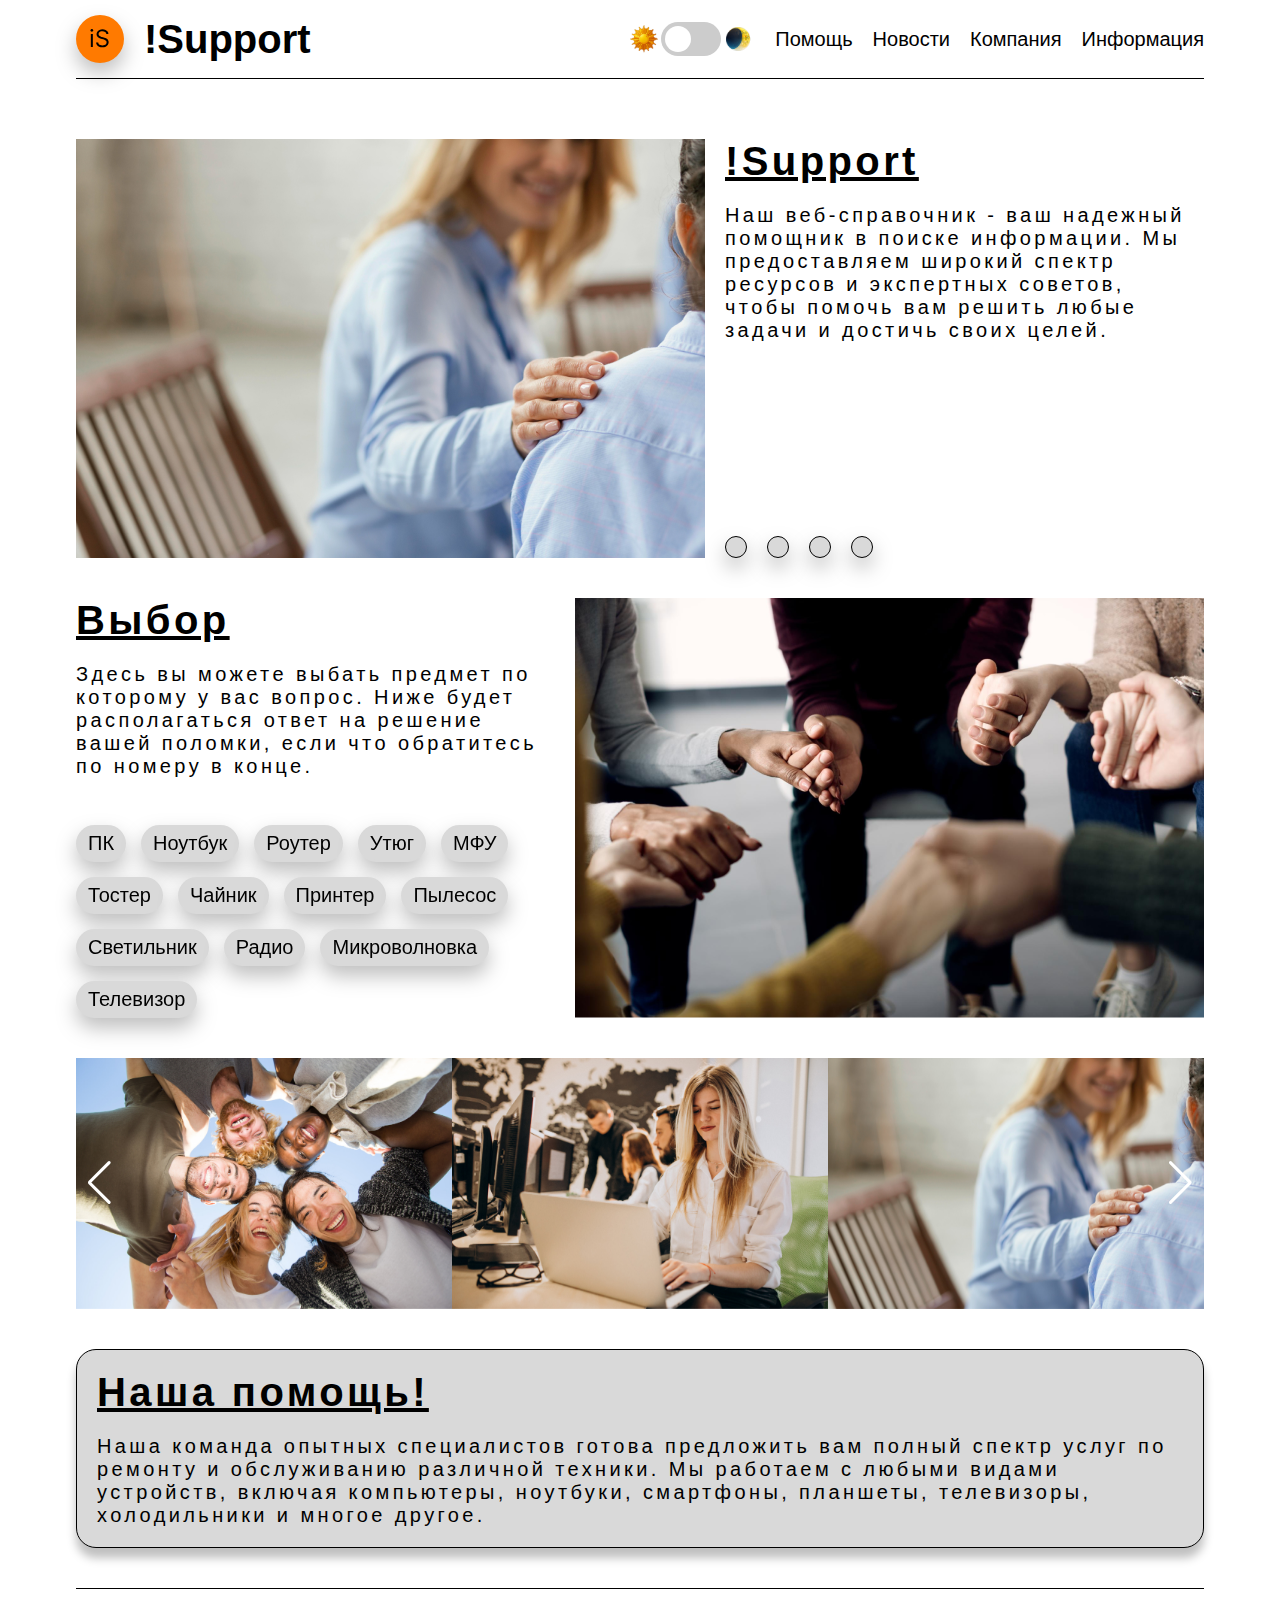
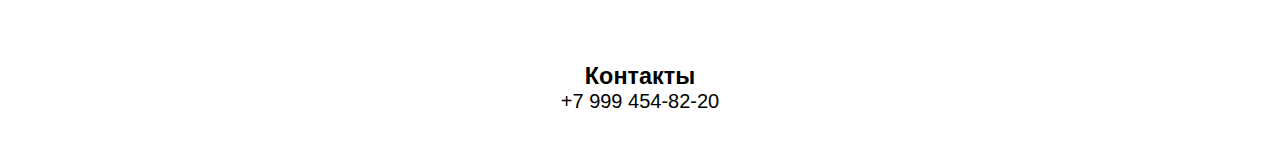
<file: index.html>
<!DOCTYPE html>
<html lang="en">

<head>
    <meta charset="UTF-8">
    <meta http-equiv="X-UA-Compatible" content="IE=edge">
    <meta name="viewport" content="width=device-width, initial-scale=1.0">
    <link rel="stylesheet" href="css/index.css">
    <link rel="icon" type="image/png" href="image/Group 1.svg">
    <link rel="stylesheet" href="https://cdnjs.cloudflare.com/ajax/libs/font-awesome/6.4.0/css/all.min.css"
        integrity="sha512-iecdLmaskl7CVkqkXNQ/ZH/XLlvWZOJyj7Yy7tcenmpD1ypASozpmT/E0iPtmFIB46ZmdtAc9eNBvH0H/ZpiBw=="
        crossorigin="anonymous" referrerpolicy="no-referrer" />
    <link rel="stylesheet" href="https://cdn.jsdelivr.net/npm/swiper@9/swiper-bundle.min.css" />
    <title>!Support</title>

</head>

<body class="light-theme">
    <header class="header">
        <nav>
            <div class="logo">
                <img src="image/Group 1.svg" alt="">
                <h1>!Support</h1>
            </div>
            <div>
                <ul class="links">
                    <li class="links-item">
                        <img src="image/sun.png" alt="">
                        <label class="switch">
                            <input type="checkbox">
                            <span class="slider round"></span>
                        </label>
                        <img src="image/moon.png" alt="">
                    </li>
                    <li class="links-item"><a href="#help">Помощь</a></li>
                    <li class="links-item"><a href="news.html">Новости</a></li>
                    <li class="links-item"><a href="company.html">Компания</a></li>
                    <li class="links-item"><a href="#info">Информация</a></li>
                </ul>
            </div>
        </nav>
    </header>
    <main>
        <section>
            <div class="container-2">
                <div class="img"><img src="image/close-up-blurry-people-in-therapy 1.png" alt=""></div>
                <div class="choice">
                    <div class="about">
                        <h1><u>!Support</u></h1>
                        <p>Наш веб-справочник - ваш надежный помощник в поиске информации. Мы предоставляем широкий
                            спектр
                            ресурсов и экспертных советов, чтобы помочь вам решить любые задачи и достичь своих целей.
                        </p>
                    </div>
                    <div class="icons">
                        <i class="fa fa-phone tooltip"><span class="tooltiptext">Можно позвонить (номер в конце
                                страницы)</span></i>
                        <i class="fa fa-paperclip tooltip"><span class="tooltiptext">Все услуги оказываемые физически
                                подкреплены документами</span></i>
                        <i class="fa fa-globe tooltip"><span class="tooltiptext">У нас большая сеть офисов</span></i>
                        <i class="fa fa-computer tooltip"><span class="tooltiptext">Готовы помочь с любой
                                техникой</span></i>
                    </div>
                </div>
            </div>
            <div id="help" class="container-2">
                <div class="choice">
                    <div class="choice-text">
                        <h1><u>Выбор</u></h1>
                        <p>Здесь вы можете выбать предмет по которому у вас вопрос. Ниже будет располагаться ответ на
                            решение вашей поломки, если что обратитесь по номеру в конце.</p>
                    </div>
                    <div class="tab">
                        <button class="tablinks" onclick="openHelp(event, 'PC')">ПК</button>
                        <button class="tablinks" onclick="openHelp(event, 'Notebook')">Ноутбук</button>
                        <button class="tablinks" onclick="openHelp(event, 'Router')">Роутер</button>
                        <button class="tablinks" onclick="openHelp(event, 'Utug')">Утюг</button>
                        <button class="tablinks" onclick="openHelp(event, 'MFU')">МФУ</button>
                        <button class="tablinks" onclick="openHelp(event, 'Toaster')">Тостер</button>
                        <button class="tablinks" onclick="openHelp(event, 'Teapod')">Чайник</button>
                        <button class="tablinks" onclick="openHelp(event, 'Printer')">Принтер</button>
                        <button class="tablinks" onclick="openHelp(event, 'Cleaner')">Пылесос</button>
                        <button class="tablinks" onclick="openHelp(event, 'Lighter')">Светильник</button>
                        <button class="tablinks" onclick="openHelp(event, 'Radio')">Радио</button>
                        <button class="tablinks" onclick="openHelp(event, 'Microwave')">Микроволновка</button>
                        <button class="tablinks" onclick="openHelp(event, 'TV')">Телевизор</button>
                    </div>

                </div>
                <div class="image">
                    <img src="image/closeup-of-group-of-people-holding-hands-during-psychotherapy-session 1.png" alt="">
                </div>
            </div>
        </section>
        <section class="help-wrapper">
            <div class="tabcontent" id="Notebook">
                <span style="float: right; cursor: pointer;" onclick="this.parentElement.style.display='none'">⮾</span>
                <h1><u>Ноутбук</u></h1>
                <p>Если ваш ноутбук не работает, то есть несколько причин, почему это может произойти. Вот несколько
                    решений, которые могут помочь:
                    <br>&nbsp;&nbsp;&nbsp;&nbsp;
                    Проверьте батарею. Возможно, причина кроется в севшей батарее. Подключите блок питания к сети и
                    попытайтесь зарядить ноутбук.
                    Проверьте блок питания. Если блок питания вышел из строя, то ноутбук не будет работать.
                    <br>&nbsp;&nbsp;&nbsp;&nbsp;
                    Если первые два пункта не помогли, то причина может быть только в самом ноутбуке.
                    <br>&nbsp;&nbsp;&nbsp;&nbsp;
                    Надеюсь, это поможет вам решить проблему с ноутбуком!
                </p>
            </div>
            <div class="tabcontent" id="Router">
                <span style="float: right; cursor: pointer;" onclick="this.parentElement.style.display='none'">⮾</span>
                <h1><u>Роутер</u></h1>
                <p>Если ваш роутер перестал работать, есть несколько вариантов решения проблемы:
                    <br>&nbsp;&nbsp;&nbsp;&nbsp;
                    Проверьте, включено ли питание кнопкой на корпусе.
                    <br>&nbsp;&nbsp;&nbsp;&nbsp;
                    Сделайте сброс настроек.
                    <br>&nbsp;&nbsp;&nbsp;&nbsp;
                    Если роутер вообще никак не реагирует, то не исключено, что сгорел только блок питания. Проверьте,
                    не горячий ли он. Можно попробовать подключить его через другой блок питания.
                    <br>&nbsp;&nbsp;&nbsp;&nbsp;
                    Ремонт маршрутизатора. Разумеется, придется отнести его в мастерскую.
                    <br>&nbsp;&nbsp;&nbsp;&nbsp;
                    Покупка нового маршрутизатора.
                    <br>&nbsp;&nbsp;&nbsp;&nbsp;
                    Надеюсь, это поможет вам решить проблему с роутером! Если у вас есть дополнительные вопросы или
                    проблемы, обратитесь к поддержке провайдера
                </p>
            </div>
            <div class="tabcontent" id="MFU">
                <span style="float: right; cursor: pointer;" onclick="this.parentElement.style.display='none'">⮾</span>
                <h1><u>МФУ</u></h1>
                <p>Если ваше МФУ не работает, то есть не печатает или не сканирует, то есть несколько действий, которые
                    можно выполнить. Вот некоторые из них:
                    <br>&nbsp;&nbsp;&nbsp;&nbsp;
                    Скачайте последнюю версию драйверов для вашего МФУ с официального сайта производителя, совместимых с
                    вашей операционной системой.
                    <br>&nbsp;&nbsp;&nbsp;&nbsp;
                    Отключите МФУ от ПК.
                    <br>&nbsp;&nbsp;&nbsp;&nbsp;
                    Зайдите во вкладку установленных принтеров и сканеров и удалите из неё все неиспользуемые устройства
                    и проблемный МФУ.
                    <br>&nbsp;&nbsp;&nbsp;&nbsp;
                    Перезагрузите компьютер.
                    <br>&nbsp;&nbsp;&nbsp;&nbsp;
                    Подключите USB кабель и дождитесь, когда ПК определит тип подключенного устройства 1.
                    Надеюсь, это поможет вам решить проблему с вашим МФУ!
                </p>
            </div>
            <div class="tabcontent" id="Toaster">
                <span style="float: right; cursor: pointer;" onclick="this.parentElement.style.display='none'">⮾</span>
                <h1><u>Тостер</u></h1>
                <p>Если ваш тостер не работает, то есть несколько действий, которые можно выполнить. Вот некоторые из
                    них:
                    <br>&nbsp;&nbsp;&nbsp;&nbsp;
                    Проверьте штекер подключения тостера к электросети или его предохранитель.
                    <br>&nbsp;&nbsp;&nbsp;&nbsp;
                    Отключите тостер от сети и дождитесь его остывания.
                    <br>&nbsp;&nbsp;&nbsp;&nbsp;
                    Вытяните и освободите поднос, предназначенный специально для сбора крошек.
                    <br>&nbsp;&nbsp;&nbsp;&nbsp;
                    Переверните тостер отсеками вниз и как следует потрясите.
                    <br>&nbsp;&nbsp;&nbsp;&nbsp;
                    Если эти действия не помогли решить проблему, то возможно, что ваш тостер нуждается в ремонте. В
                    этом случае вы можете обратиться в сервисный центр или попробовать починить его своими руками.
                    <br>&nbsp;&nbsp;&nbsp;&nbsp;
                    Надеюсь, это поможет вам решить проблему с вашим тостером!
                </p>
            </div>
            <div class="tabcontent" id="Teapod">
                <span style="float: right; cursor: pointer;" onclick="this.parentElement.style.display='none'">⮾</span>
                <h1><u>Чайник</u></h1>
                <p>Если ваш чайник не работает, то есть несколько вещей, которые вы можете проверить:
                    <br>&nbsp;&nbsp;&nbsp;&nbsp;
                    Сначала убедитесь,
                    что электрическая цепь не разорвалась. Затем проверьте состояние контактов.
                    <br>&nbsp;&nbsp;&nbsp;&nbsp;
                    Если контакты грязные
                    или окислены, их можно очистить с помощью наждачной бумаги. Если контакты оплавлены, их нужно
                    заменить.
                    <br>&nbsp;&nbsp;&nbsp;&nbsp;
                    Если ТЭН исправен, но чайник не греет, то следует проверить целостность других цепей.
                    Необходимо проверить, поступает ли напряжения с контактной части чайника к клеммам 1 и 2.
                    <br>&nbsp;&nbsp;&nbsp;&nbsp;
                    Надеюсь, это поможет вам решить проблему с вашим чайником!
                </p>
            </div>
            <div class="tabcontent" id="Cleaner">
                <span style="float: right; cursor: pointer;" onclick="this.parentElement.style.display='none'">⮾</span>
                <h1><u>Пылесос</u></h1>
                <p>Если пылесос не работает, то причиной может быть перегрев узлов и отдельных деталей механизма
                    аппарата. Возможно, забились мешок для мусора или фильтры пылесоса.
                    <br>&nbsp;&nbsp;&nbsp;&nbsp;
                    Если пылесос не включается, то причиной может быть вышедшая из строя розетка, поврежденный шнур или
                    неисправный мотор.
                    <br>&nbsp;&nbsp;&nbsp;&nbsp;
                    Если пылесос перегрелся и перестал работать, то его нужно отключить от сети и дать остыть.
                    <br>&nbsp;&nbsp;&nbsp;&nbsp;
                    Надеюсь, это поможет вам решить проблему с пылесосом!
                </p>
            </div>
            <div class="tabcontent" id="Lighter">
                <span style="float: right; cursor: pointer;" onclick="this.parentElement.style.display='none'">⮾</span>
                <h1><u>Светильник</u></h1>
                <p>Если светильник не работает, то есть не горит, то можно попробовать решить проблему самостоятельно.
                    Сначала нужно проверить наличие напряжения в сети и работоспособность батарейки (лучше сразу
                    заменить).
                    <br>&nbsp;&nbsp;&nbsp;&nbsp;
                    Если светильник не включается с пульта, то нужно проверить батарейки в пульте и наличие
                    напряжения в сети. Если светильник не реагирует на пульт, то нужно проверить наличие напряжения в
                    сети и батарейки в пульте.
                    <br>&nbsp;&nbsp;&nbsp;&nbsp;
                    Если перестала гореть часть ламп, то нужно заменить лампочки.
                    <br>&nbsp;&nbsp;&nbsp;&nbsp;
                    Если
                    лампочки загораются только при касании, то нужно проверить контакты и заменить лампочки.
                    <br>&nbsp;&nbsp;&nbsp;&nbsp;
                    Надеюсь, это поможет решить проблему со светильником!
                </p>
            </div>
            <div class="tabcontent" id="Microwave">
                <span style="float: right; cursor: pointer;" onclick="this.parentElement.style.display='none'">⮾</span>
                <h1><u>Микроволновка</u></h1>
                <p>Если микроволновка не греет, но работает, то есть не выполняет процесс или не реагирует на сигналы
                    управления, следует выполнить следующие действия:
                    <br>&nbsp;&nbsp;&nbsp;&nbsp;
                    Закрыть дверцу прибора. Микроволновое излучение может нанести вред здоровью человека, и защитные
                    механизмы устройства блокируют его работу. Если дверца закрыта — открыть и повторить закрытие.
                    <br>&nbsp;&nbsp;&nbsp;&nbsp;
                    Выключить блокировку запуска. Пункты меню «Управление» и «Блокировка запуска».
                    <br>&nbsp;&nbsp;&nbsp;&nbsp;
                    Проверить сетевую вилку и автомат УЗО. Кабель может быть отключен или поврежден, мог сработать
                    защитный автомат.
                    Если проблема не решена после выполнения этих действий, то рекомендуется обратиться к специалисту.

                    Надеюсь, это поможет вам решить проблему с микроволновкой!
                </p>
            </div>
            <div class="tabcontent" id="Radio">
                <span style="float: right; cursor: pointer;" onclick="this.parentElement.style.display='none'">⮾</span>
                <h1><u>Радио</u></h1>
                <p>Если радио не работает, то причин может быть несколько:
                    <br>&nbsp;&nbsp;&nbsp;&nbsp;
                    Отсутствие звука или отображения плеера. В этом случае следует проверить наличие подключения к
                    Интернету и настроек звука на компьютере.
                    <br>&nbsp;&nbsp;&nbsp;&nbsp;
                    Звук прерывается. Это может быть связано с низкой скоростью Интернет-соединения или с
                    перегруженностью сервера радиостанции.
                    <br>&nbsp;&nbsp;&nbsp;&nbsp;
                    Не удается слушать радио на планшете. В этом случае следует проверить наличие подключения к
                    Интернету и настроек звука на устройстве.
                    <br>&nbsp;&nbsp;&nbsp;&nbsp;
                    Если проблема не решена после выполнения этих действий, то рекомендуется обратиться к специалисту.
                    <br>&nbsp;&nbsp;&nbsp;&nbsp;
                    Надеюсь, это поможет вам решить проблему с радио!
                </p>
            </div>
            <div class="tabcontent" id="TV">
                <span style="float: right; cursor: pointer;" onclick="this.parentElement.style.display='none'">⮾</span>
                <h1><u>Телевизор</u></h1>
                <p>Если телевизор не работает, причин может быть много. Некоторые из них могут быть простыми и
                    исправимыми самостоятельно, например, проблемы с розеткой или кабелем питания, неисправный пульт или
                    разрядившиеся батарейки.
                    <br>&nbsp;&nbsp;&nbsp;&nbsp;
                    Если телевизор не включается, то первым делом стоит проверить пульт управления. Самая простая
                    причина, когда телевизор не реагирует на пульт - батарейки. Попробуйте заменить их и проверьте пульт
                    снова. Если это не помогло, то может быть проблема с платой управления или блоком питания. В этом
                    случае лучше обратиться к специалисту.
                    <br>&nbsp;&nbsp;&nbsp;&nbsp;
                    Надеюсь, эта информация поможет вам решить проблему с телевизором!
                </p>
            </div>
            <div id="PC" class="tabcontent">
                <span style="float: right; cursor: pointer;" onclick="this.parentElement.style.display='none'">⮾</span>
                <h1><u>ПК</u></h1>
                <p>Если ваш компьютер не работает, то есть не включается или не запускается, то есть не загружается
                    операционная система, то вам нужно проверить следующее:
                    <br>&nbsp;&nbsp;&nbsp;&nbsp;
                    Проверьте электропитание системного блока и монитора.
                    <br>&nbsp;&nbsp;&nbsp;&nbsp;
                    Убедитесь, что розетка работает и кабели
                    подключены правильно.
                    <br>&nbsp;&nbsp;&nbsp;&nbsp;
                    Проверьте процессор и жесткий диск.
                    <br>&nbsp;&nbsp;&nbsp;&nbsp;
                    Проведите полную чистку компьютера.
                    <br>&nbsp;&nbsp;&nbsp;&nbsp;
                    Замените блок питания.
                    <br>&nbsp;&nbsp;&nbsp;&nbsp;
                    Замените оперативную память (либо почистите её контакты).
                    <br>&nbsp;&nbsp;&nbsp;&nbsp;
                    Переустановите операционную систему.
                    <br>&nbsp;&nbsp;&nbsp;&nbsp;
                    Надеюсь, это поможет вам решить проблему с вашим компьютером!
                </p>
            </div>
            <div id="Printer" class="tabcontent">
                <span style="float: right; cursor: pointer;" onclick="this.parentElement.style.display='none'">⮾</span>
                <h1><u>Принтер</u></h1>
                <p>Если ваш принтер не печатает, то вам следует выполнить следующие шаги:
                    <br>&nbsp;&nbsp;&nbsp;&nbsp;
                    1. Проверьте подключение принтера к компьютеру или сети. Убедитесь, что все кабели подключены к
                    соответствующим портам и что принтер включен.
                    <br>&nbsp;&nbsp;&nbsp;&nbsp;
                    2. Проверьте состояние картриджей. Если они пусты или близки к концу, замените их.
                    <br>&nbsp;&nbsp;&nbsp;&nbsp;
                    3. Проверьте настройки принтера. Убедитесь, что принтер выбран в качестве устройства по умолчанию и
                    что он настроен на печать.
                    <br>&nbsp;&nbsp;&nbsp;&nbsp;
                    4. Перезагрузите принтер и компьютер. Иногда это может помочь решить проблему.
                    <br>&nbsp;&nbsp;&nbsp;&nbsp;
                    5. Если ничего из вышеперечисленного не помогло, то попробуйте переустановить драйверы принтера.
                    Скачайте последнюю версию драйверов с сайта производителя и установите их на компьютер.
                    <br>&nbsp;&nbsp;&nbsp;&nbsp;
                    Если после выполнения всех этих шагов принтер все еще не печатает, то возможно, что устройство
                    нуждается в ремонте или замене.
                </p>
            </div>
            <div id="Utug" class="tabcontent">
                <span style="float: right; cursor: pointer;" onclick="this.parentElement.style.display='none'">⮾</span>
                <h1><u>Утюг</u></h1>
                <p>Если ваш утюг не работает, то есть не греется или не включается, то причина может быть в нескольких
                    вещах. Вот некоторые из них:
                    <br>&nbsp;&nbsp;&nbsp;&nbsp;
                    Повреждение сетевого шнура. Убедитесь, что утюг подключен к розетке и проверьте провод на наличие
                    нарушения или обрыва.
                    <br>&nbsp;&nbsp;&nbsp;&nbsp;
                    Если напряжение в розетке присутствует и утюг включается, но нет нагрева, причина может быть в том,
                    что провод переламывается и ослабляются контакты с нагревательным элементом.
                    <br>&nbsp;&nbsp;&nbsp;&nbsp;
                    Поломка терморегулятора.
                    <br>&nbsp;&nbsp;&nbsp;&nbsp;
                    Неисправность термопредохранителя.
                    <br>&nbsp;&nbsp;&nbsp;&nbsp;
                    Надеюсь, это поможет вам решить проблему с вашим утюгом!
                </p>
            </div>
        </section>
        <section>
            <!-- Slider main container -->
            <div class="swiper">
                <!-- Additional required wrapper -->
                <div class="swiper-wrapper">
                    <!-- Slides -->
                    <div class="swiper-slide"><img src="image/happy-friendship.jpg" alt=""></div>
                    <div class="swiper-slide"><img src="image/workers-at-an-it-company-working-on-a-computer.jpg"
                            alt=""></div>
                    <div class="swiper-slide"><img src="image/close-up-blurry-people-in-therapy 1.png" alt=""></div>
                    <div class="swiper-slide"><img src="image/service-maintenance-worker-repairing.jpg" alt=""></div>
                    <div class="swiper-slide"><img src="image/side-view-worker-using-printer.jpg" alt=""></div>
                    <div class="swiper-slide"><img src="image/group-people-working-out-business-plan-office.jpg" alt="">
                    </div>
                </div>

                <!-- If we need navigation buttons -->
                <div class="swiper-button-prev"></div>
                <div class="swiper-button-next"></div>

            </div>
        </section>
        <section id="company" class="ourhelp">
            <div>
                <h1><u>Наша помощь!</u></h1>
                <p>Наша команда опытных специалистов готова предложить вам полный спектр услуг по ремонту и обслуживанию
                    различной техники. Мы работаем с любыми видами устройств, включая компьютеры, ноутбуки, смартфоны,
                    планшеты, телевизоры, холодильники и многое другое.</p>
            </div>
        </section>
    </main>
    <footer id="info">
        <div class="footer-item">
            <a href="#">
                <i class="fa-brands fa-youtube"></i>
            </a>
            <a href="#">
                <i class="fa-brands fa-whatsapp"></i>
            </a>
            <a href="#">
                <i class="fa-brands fa-telegram"></i>
            </a>
            <a href="#">
                <i class="fa-brands fa-vk"></i>
            </a>
        </div>
        <div class="footer-item">
            <h3>Контакты</h3>
            <p>+7 999 454-82-20</p>
        </div>
    </footer>
    <script src="https://cdnjs.cloudflare.com/ajax/libs/jquery/3.7.0/jquery.min.js"
        integrity="sha512-3gJwYpMe3QewGELv8k/BX9vcqhryRdzRMxVfq6ngyWXwo03GFEzjsUm8Q7RZcHPHksttq7/GFoxjCVUjkjvPdw=="
        crossorigin="anonymous" referrerpolicy="no-referrer"></script>
    <script src="https://cdn.jsdelivr.net/npm/swiper@9/swiper-bundle.min.js"></script>
    <script src="js/index.js"></script>
</body>

</html>
</file>
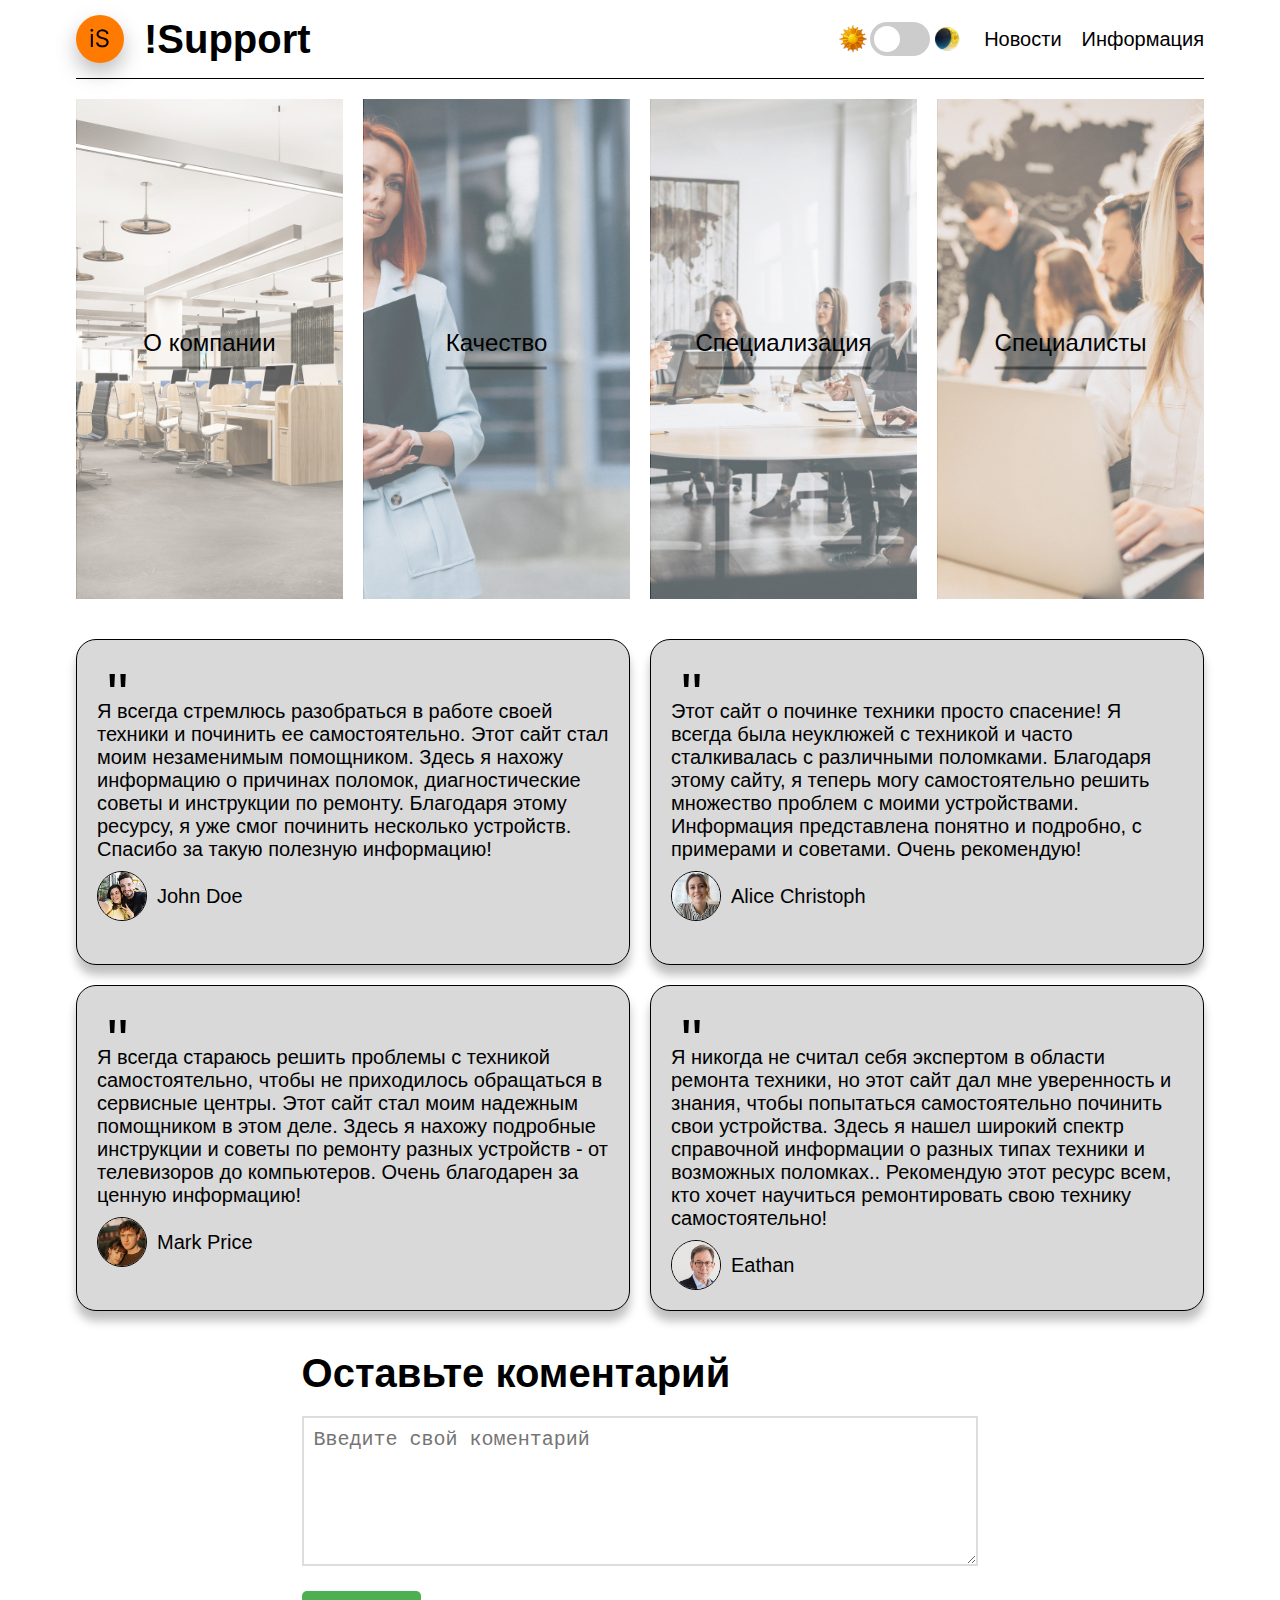
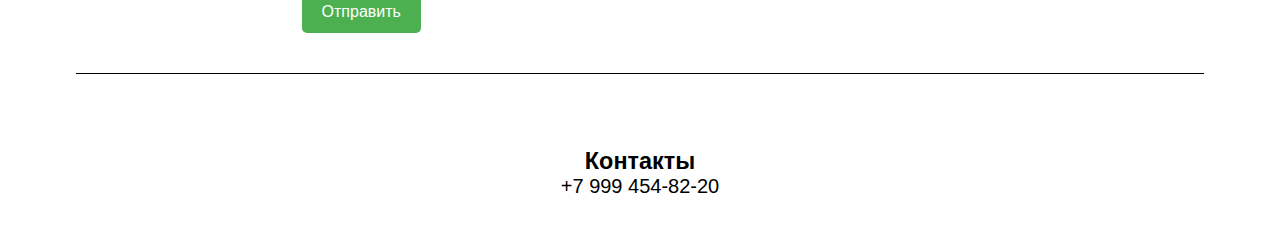
<file: company.html>
<!DOCTYPE html>
<html lang="en">

<head>
    <meta charset="UTF-8">
    <meta http-equiv="X-UA-Compatible" content="IE=edge">
    <meta name="viewport" content="width=device-width, initial-scale=1.0">
    <link rel="stylesheet" href="css/index.css">
    <link rel="icon" type="image/png" href="image/Group 1.svg">
    <link rel="stylesheet" href="https://cdnjs.cloudflare.com/ajax/libs/font-awesome/6.4.0/css/all.min.css"
        integrity="sha512-iecdLmaskl7CVkqkXNQ/ZH/XLlvWZOJyj7Yy7tcenmpD1ypASozpmT/E0iPtmFIB46ZmdtAc9eNBvH0H/ZpiBw=="
        crossorigin="anonymous" referrerpolicy="no-referrer" />
    <link rel="stylesheet" href="https://cdn.jsdelivr.net/npm/swiper@9/swiper-bundle.min.css" />
    <title>!Support</title>
</head>

<body class="light-theme">
    <header class="header">
        <nav>
            <a href="index.html">
                <div class="logo">
                    <img src="image/Group 1.svg" alt="">
                    <h1>!Support</h1>
                </div>
            </a>
            <div>
                <ul class="links">
                    <li class="links-item">
                        <img src="image/sun.png" alt="">
                        <label class="switch">
                            <input type="checkbox">
                            <span class="slider round"></span>
                        </label>
                        <img src="image/moon.png" alt="">
                    </li>
                    <li class="links-item"><a href="news.html">Новости</a></li>
                    <li class="links-item"><a href="#info">Информация</a></li>
                </ul>
            </div>
        </nav>
    </header>
    <main>
        <section>
            <div class="company">
                <div class="container-img">
                    <img src="image/3d-rendering-business-meeting-and-working-room-on-office-building.jpg" alt="Avatar"
                        class="image">
                    <div class="overlay-name">
                        <div class="overlay-name-text">О компании</div>
                    </div>
                    <div class="overlay">
                        <div class="text">Компания &laquo;!Support&raquo; является одним из лидеров на рынке
                            технологических решений и
                            имеет огромный офис в центре города.</div>
                    </div>
                </div>
                <div class="container-img">
                    <img src="image/business-woman-holding-folder-by-the-office-center.jpg" alt="Avatar" class="image">
                    <div class="overlay-name">
                        <div class="overlay-name-text">Качество</div>
                    </div>
                    <div class="overlay">
                        <div class="text">Мы гарантируем, что наши цены будут конкурентоспособными и доступными. Мы
                            ценим наших клиентов и стремимся обеспечить им наилучшее качество обслуживания.</div>
                    </div>

                </div>
                <div class="container-img">
                    <img src="image/group-people-working-out-business-plan-office.jpg" alt="Avatar" class="image">
                    <div class="overlay-name">
                        <div class="overlay-name-text">Специализация</div>
                    </div>
                    <div class="overlay">
                        <div class="text">Компания, помогает в починке электроники, является специализированным
                            сервисным центром, который предоставляет услуги по ремонту и обслуживанию различных
                            устройств</div>
                    </div>
                </div>
                <div class="container-img">
                    <img src="image/workers-at-an-it-company-working-on-a-computer.jpg" alt="Avatar" class="image">
                    <div class="overlay-name">
                        <div class="overlay-name-text">Специалисты</div>
                    </div>
                    <div class="overlay">
                        <div class="text">&laquo;!Support&raquo; имеет штат
                            высококвалифицированных операторов. Которые обладают специальными навыками и компетенциями.
                        </div>
                    </div>
                </div>
            </div>
            </div>
        </section>

        <section class="comments">
            <div class="comment">
                <div class="comment-head">"</div>
                <div class="comment-body">Я всегда стремлюсь разобраться в работе своей техники и починить ее
                    самостоятельно. Этот сайт стал моим незаменимым помощником. Здесь я нахожу информацию о причинах
                    поломок, диагностические советы и инструкции по ремонту. Благодаря этому ресурсу, я уже смог
                    починить несколько устройств. Спасибо за такую полезную информацию!</div>
                <div class="comment-footer">
                    <div class="user-img"><img src="image/rgiorwfowkfkfm.jpeg" alt=""></div>
                    <div class="user-name">John Doe</div>
                </div>
            </div>
            <div class="comment">
                <div class="comment-head">"</div>
                <div class="comment-body">Этот сайт о починке техники просто спасение! Я всегда была неуклюжей с
                    техникой и часто сталкивалась с различными поломками. Благодаря этому сайту, я теперь могу
                    самостоятельно решить множество проблем с моими устройствами. Информация представлена понятно и
                    подробно, с примерами и советами. Очень рекомендую!</div>
                <div class="comment-footer">
                    <div class="user-img"><img src="image/1000s.webp" alt=""></div>
                    <div class="user-name">Alice Christoph</div>
                </div>
            </div>
            <div class="comment">
                <div class="comment-head">"</div>
                <div class="comment-body">Я всегда стараюсь решить проблемы с техникой самостоятельно, чтобы не
                    приходилось обращаться в сервисные центры. Этот сайт стал моим надежным помощником в этом деле.
                    Здесь я нахожу подробные инструкции и советы по ремонту разных устройств - от телевизоров до
                    компьютеров. Очень благодарен за ценную информацию!</div>
                <div class="comment-footer">
                    <div class="user-img"><img src="image/kinopoisk.ru-Normal-People-3508370.webp" alt=""></div>
                    <div class="user-name">Mark Price</div>
                </div>
            </div>
            <div class="comment">
                <div class="comment-head">"</div>
                <div class="comment-body">Я никогда не считал себя экспертом в области ремонта техники, но этот сайт дал
                    мне уверенность и знания, чтобы попытаться самостоятельно починить свои устройства. Здесь я нашел
                    широкий спектр справочной информации о разных типах техники и возможных поломках.. Рекомендую этот
                    ресурс всем, кто хочет
                    научиться ремонтировать свою технику самостоятельно!</div>
                <div class="comment-footer">
                    <div class="user-img"><img src="image/755039177971965.jpg" alt=""></div>
                    <div class="user-name">Eathan </div>
                </div>
            </div>
        </section>
        <div class="add-comment">
            <h1>Оставьте коментарий</h1>
            <form>
                <textarea id="comment" name="comment" placeholder="Введите свой коментарий" rows="4"
                    cols="50"></textarea>
                <button type="submit">Отправить</button>
            </form>
        </div>
    </main>
    <footer id="info">
        <div class="footer-item">
            <a href="#">
                <i class="fa-brands fa-youtube"></i>
            </a>
            <a href="#">
                <i class="fa-brands fa-whatsapp"></i>
            </a>
            <a href="#">
                <i class="fa-brands fa-telegram"></i>
            </a>
            <a href="#">
                <i class="fa-brands fa-vk"></i>
            </a>
        </div>
        <div class="footer-item">
            <h3>Контакты</h3>
            <p>+7 999 454-82-20</p>
        </div>
    </footer>
    <script src="https://cdnjs.cloudflare.com/ajax/libs/jquery/3.7.0/jquery.min.js"
        integrity="sha512-3gJwYpMe3QewGELv8k/BX9vcqhryRdzRMxVfq6ngyWXwo03GFEzjsUm8Q7RZcHPHksttq7/GFoxjCVUjkjvPdw=="
        crossorigin="anonymous" referrerpolicy="no-referrer"></script>
    <script src="https://cdn.jsdelivr.net/npm/swiper@9/swiper-bundle.min.js"></script>
    <script src="js/index.js"></script>
</body>

</html>
</file>
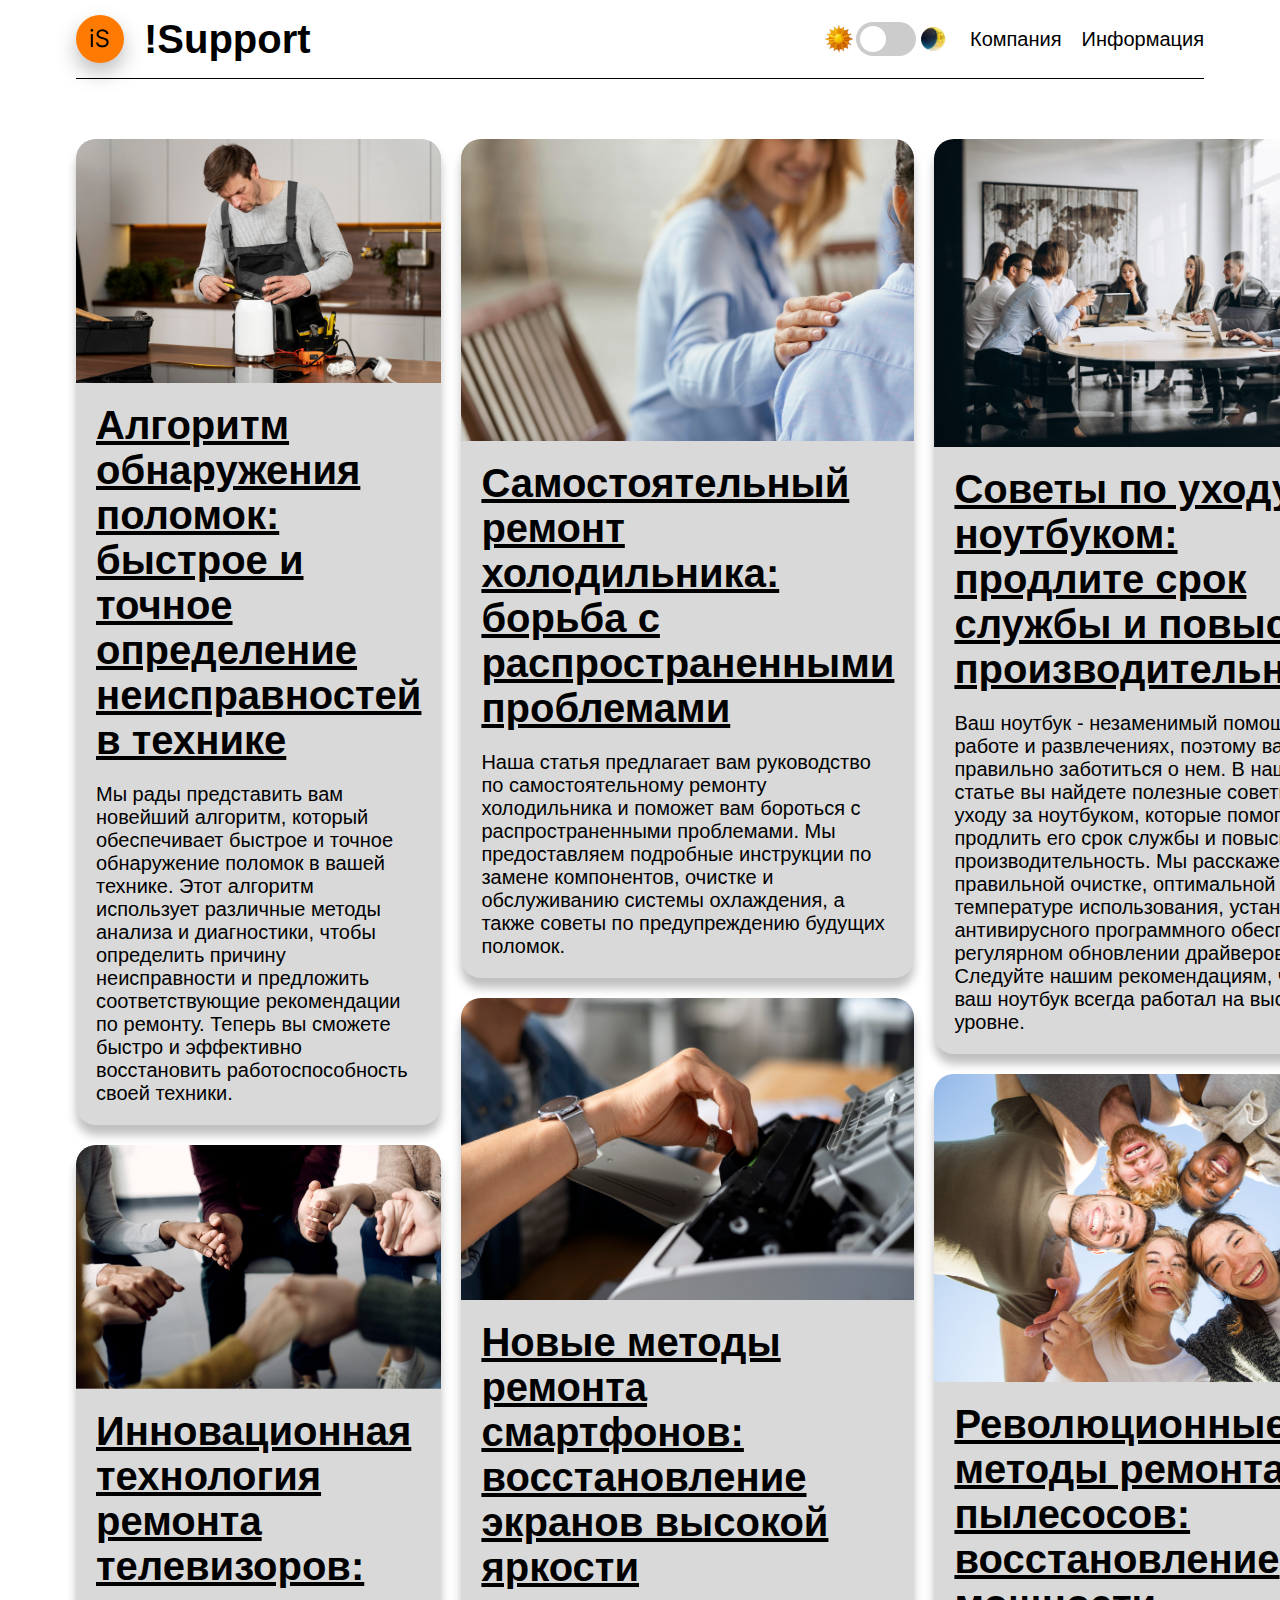
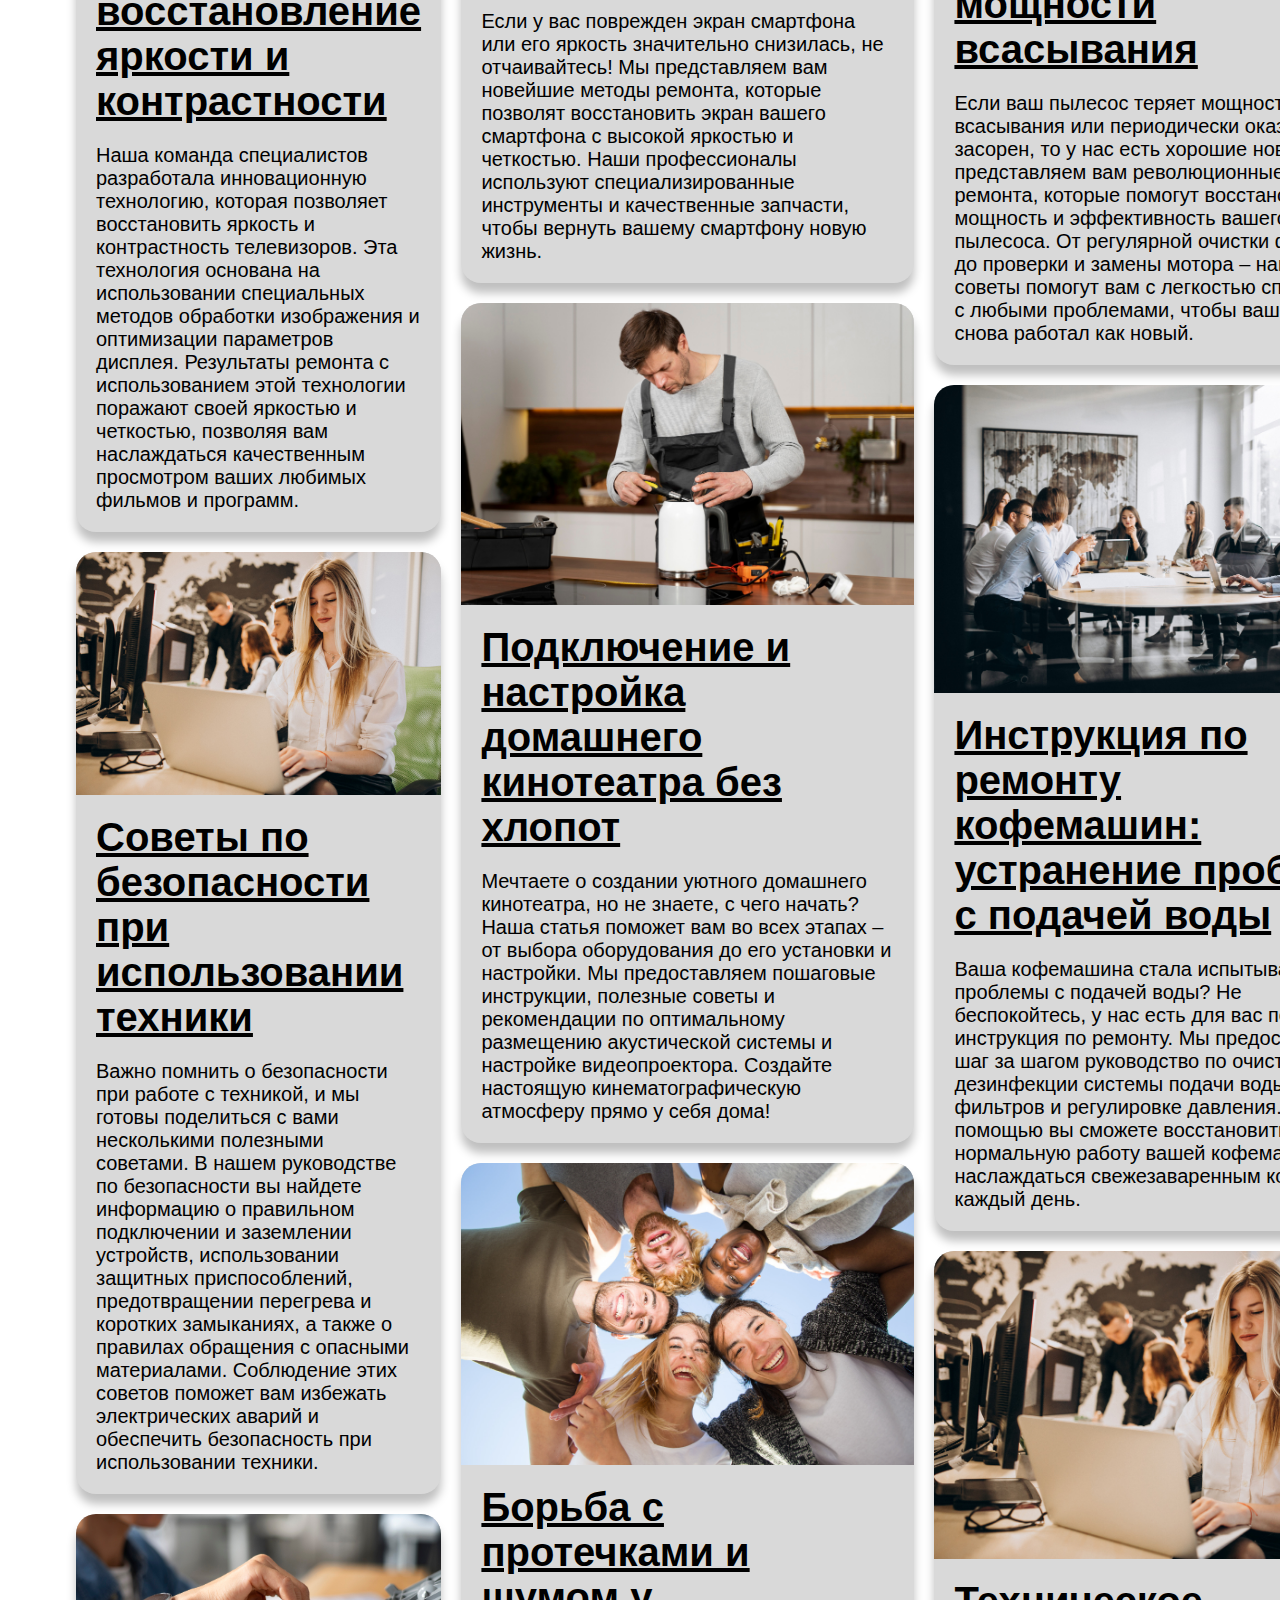
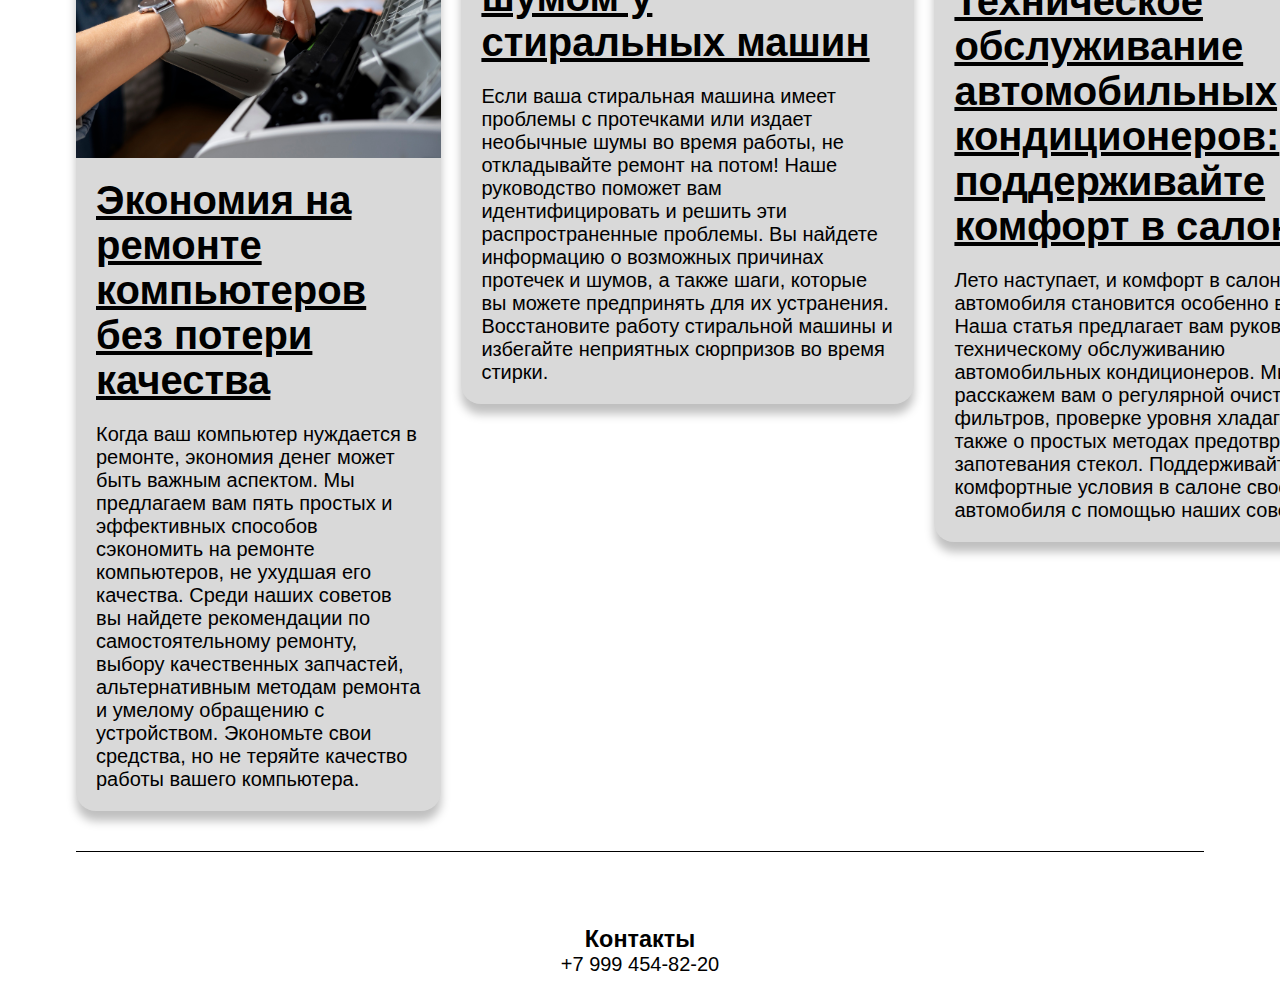
<file: news.html>
<!DOCTYPE html>
<html lang="en">

<head>
    <meta charset="UTF-8">
    <meta http-equiv="X-UA-Compatible" content="IE=edge">
    <meta name="viewport" content="width=device-width, initial-scale=1.0">
    <link rel="stylesheet" href="css/index.css">
    <link rel="icon" type="image/png" href="image/Group 1.svg">
    <link rel="stylesheet" href="https://cdnjs.cloudflare.com/ajax/libs/font-awesome/6.4.0/css/all.min.css"
        integrity="sha512-iecdLmaskl7CVkqkXNQ/ZH/XLlvWZOJyj7Yy7tcenmpD1ypASozpmT/E0iPtmFIB46ZmdtAc9eNBvH0H/ZpiBw=="
        crossorigin="anonymous" referrerpolicy="no-referrer" />
    <link rel="stylesheet" href="https://cdn.jsdelivr.net/npm/swiper@9/swiper-bundle.min.css" />
    <title>!Support</title>
</head>

<body class="light-theme">
    <header class="header">
        <nav>
            <a href="index.html">
                <div class="logo">
                    <img src="image/Group 1.svg" alt="">
                    <h1>!Support</h1>
                </div>
            </a>
            <div>
                <ul class="links">
                    <li class="links-item">
                        <img src="image/sun.png" alt="">
                        <label class="switch">
                            <input type="checkbox">
                            <span class="slider round"></span>
                        </label>
                        <img src="image/moon.png" alt="">
                    </li>
                    <li class="links-item"><a href="company.html">Компания</a></li>
                    <li class="links-item"><a href="#info">Информация</a></li>
                </ul>
            </div>
        </nav>
    </header>
    <main>
        <section class="news">
            <div class="news-column">
                <div class="news-row">
                    <div class="news-row-head">
                        <img src="image/service-maintenance-worker-repairing.jpg" alt="">
                    </div>
                    <div class="news-row-body">
                        <h1><u>Алгоритм обнаружения поломок: быстрое и точное определение неисправностей в технике</u>
                        </h1>
                        <p>Мы рады представить вам новейший алгоритм, который обеспечивает быстрое и точное обнаружение
                            поломок в вашей технике. Этот алгоритм использует различные методы анализа и диагностики,
                            чтобы определить причину неисправности и предложить соответствующие рекомендации по ремонту.
                            Теперь вы сможете быстро и эффективно восстановить работоспособность своей техники.</p>
                    </div>
                </div>
                <div class="news-row">
                    <div class="news-row-head">
                        <img src="image/closeup-of-group-of-people-holding-hands-during-psychotherapy-session 1.png"
                            alt="">
                    </div>
                    <div class="news-row-body">
                        <h1><u>Инновационная технология ремонта телевизоров: восстановление яркости и контрастности</u>
                        </h1>
                        <p>Наша команда специалистов разработала инновационную технологию, которая позволяет
                            восстановить яркость и контрастность телевизоров. Эта технология основана на использовании
                            специальных методов обработки изображения и оптимизации параметров дисплея. Результаты
                            ремонта с использованием этой технологии поражают своей яркостью и четкостью, позволяя вам
                            наслаждаться качественным просмотром ваших любимых фильмов и программ.</p>
                    </div>
                </div>
                <div class="news-row">
                    <div class="news-row-head">
                        <img src="image/workers-at-an-it-company-working-on-a-computer.jpg" alt="">
                    </div>
                    <div class="news-row-body">
                        <h1><u>Советы по безопасности при использовании техники</u></h1>
                        <p>Важно помнить о безопасности при работе с техникой, и мы готовы поделиться с вами несколькими
                            полезными советами. В нашем руководстве по безопасности вы найдете информацию о правильном
                            подключении и заземлении устройств, использовании защитных приспособлений, предотвращении
                            перегрева и коротких замыканиях, а также о правилах обращения с опасными материалами.
                            Соблюдение этих советов поможет вам избежать электрических аварий и обеспечить безопасность
                            при использовании техники.</p>
                    </div>
                </div>
                <div class="news-row">
                    <div class="news-row-head">
                        <img src="image/side-view-worker-using-printer.jpg" alt="">
                    </div>
                    <div class="news-row-body">
                        <h1><u>Экономия на ремонте компьютеров без потери качества</u></h1>
                        <p>Когда ваш компьютер нуждается в ремонте, экономия денег может быть важным аспектом. Мы
                            предлагаем вам пять простых и эффективных способов сэкономить на ремонте компьютеров, не
                            ухудшая его качества. Среди наших советов вы найдете рекомендации по самостоятельному
                            ремонту, выбору качественных запчастей, альтернативным методам ремонта и умелому обращению с
                            устройством. Экономьте свои средства, но не теряйте качество работы вашего компьютера.</p>
                    </div>
                </div>
            </div>
            <div class="news-column">
                <div class="news-row">
                    <div class="news-row-head">
                        <img src="image/close-up-blurry-people-in-therapy 1.png" alt="">
                    </div>
                    <div class="news-row-body">
                        <h1><u>Самостоятельный ремонт холодильника: борьба с распространенными проблемами</u></h1>
                        <p>Наша статья предлагает вам руководство по самостоятельному ремонту холодильника и поможет вам
                            бороться с распространенными проблемами. Мы предоставляем подробные инструкции по замене
                            компонентов, очистке и обслуживанию системы охлаждения, а также советы по предупреждению
                            будущих поломок.</p>
                    </div>
                </div>
                <div class="news-row">
                    <div class="news-row-head">
                        <img src="image/side-view-worker-using-printer.jpg" alt="">
                    </div>
                    <div class="news-row-body">
                        <h1><u>Новые методы ремонта смартфонов: восстановление экранов высокой яркости</u></h1>
                        <p>Если у вас поврежден экран смартфона или его яркость значительно снизилась, не отчаивайтесь!
                            Мы представляем вам новейшие методы ремонта, которые позволят восстановить экран вашего
                            смартфона с высокой яркостью и четкостью. Наши профессионалы используют специализированные
                            инструменты и качественные запчасти, чтобы вернуть вашему смартфону новую жизнь.</p>
                    </div>
                </div>
                <div class="news-row">
                    <div class="news-row-head">
                        <img src="image/service-maintenance-worker-repairing.jpg" alt="">
                    </div>
                    <div class="news-row-body">
                        <h1><u>Подключение и настройка домашнего кинотеатра без хлопот</u></h1>
                        <p>Мечтаете о создании уютного домашнего кинотеатра, но не знаете, с чего начать? Наша статья
                            поможет вам во всех этапах – от выбора оборудования до его установки и настройки. Мы
                            предоставляем пошаговые инструкции, полезные советы и рекомендации по оптимальному
                            размещению акустической системы и настройке видеопроектора. Создайте настоящую
                            кинематографическую атмосферу прямо у себя дома!</p>
                    </div>
                </div>
                <div class="news-row">
                    <div class="news-row-head">
                        <img src="image/happy-friendship.jpg" alt="">
                    </div>
                    <div class="news-row-body">
                        <h1><u>Борьба с протечками и шумом у стиральных машин</u></h1>
                        <p>Если ваша стиральная машина имеет проблемы с протечками или издает необычные шумы во время
                            работы, не откладывайте ремонт на потом! Наше руководство поможет вам идентифицировать и
                            решить эти распространенные проблемы. Вы найдете информацию о возможных причинах протечек и
                            шумов, а также шаги, которые вы можете предпринять для их устранения. Восстановите работу
                            стиральной машины и избегайте неприятных сюрпризов во время стирки.</p>
                    </div>
                </div>
            </div>
            <div class="news-column">
                <div class="news-row">
                    <div class="news-row-head">
                        <img src="image/group-people-working-out-business-plan-office.jpg" alt="">
                    </div>
                    <div class="news-row-body">
                        <h1><u>Советы по уходу за ноутбуком: продлите срок службы и повысьте производительность</u></h1>
                        <p>Ваш ноутбук - незаменимый помощник в работе и развлечениях, поэтому важно правильно
                            заботиться о нем. В нашей статье вы найдете полезные советы по уходу за ноутбуком, которые
                            помогут вам продлить его срок службы и повысить производительность. Мы расскажем вам о
                            правильной очистке, оптимальной температуре использования, установке антивирусного
                            программного обеспечения и регулярном обновлении драйверов. Следуйте нашим рекомендациям,
                            чтобы ваш ноутбук всегда работал на высоком уровне.</p>
                    </div>
                </div>
                <div class="news-row">
                    <div class="news-row-head">
                        <img src="image/happy-friendship.jpg" alt="">
                    </div>
                    <div class="news-row-body">
                        <h1><u>Революционные методы ремонта пылесосов: восстановление мощности всасывания</u></h1>
                        <p>Если ваш пылесос теряет мощность всасывания или периодически оказывается засорен, то у нас
                            есть хорошие новости! Мы представляем вам революционные методы ремонта, которые помогут
                            восстановить мощность и эффективность вашего пылесоса. От регулярной очистки фильтров до
                            проверки и замены мотора – наши советы помогут вам с легкостью справиться с любыми
                            проблемами, чтобы ваш пылесос снова работал как новый.</p>
                    </div>
                </div>
                <div class="news-row">
                    <div class="news-row-head">
                        <img src="image/group-people-working-out-business-plan-office.jpg" alt="">
                    </div>
                    <div class="news-row-body">
                        <h1><u>Инструкция по ремонту кофемашин: устранение проблем с подачей воды</u></h1>
                        <p>Ваша кофемашина стала испытывать проблемы с подачей воды? Не беспокойтесь, у нас есть для вас
                            подробная инструкция по ремонту. Мы предоставляем шаг за шагом руководство по очистке и
                            дезинфекции системы подачи воды, замене фильтров и регулировке давления. С нашей помощью вы
                            сможете восстановить нормальную работу вашей кофемашины и наслаждаться свежезаваренным кофе
                            каждый день.</p>
                    </div>
                </div>
                <div class="news-row">
                    <div class="news-row-head">
                        <img src="image/workers-at-an-it-company-working-on-a-computer.jpg" alt="">
                    </div>
                    <div class="news-row-body">
                        <h1><u>Техническое обслуживание автомобильных кондиционеров: поддерживайте комфорт в салоне</u>
                        </h1>
                        <p>Лето наступает, и комфорт в салоне вашего автомобиля становится особенно важным. Наша статья
                            предлагает вам руководство по техническому обслуживанию автомобильных кондиционеров. Мы
                            расскажем вам о регулярной очистке фильтров, проверке уровня хладагента, а также о простых
                            методах предотвращения запотевания стекол. Поддерживайте комфортные условия в салоне своего
                            автомобиля с помощью наших советов.</p>
                    </div>
                </div>
            </div>
        </section>
    </main>
    <footer id="info">
        <div class="footer-item">
            <a href="#">
                <i class="fa-brands fa-youtube"></i>
            </a>
            <a href="#">
                <i class="fa-brands fa-whatsapp"></i>
            </a>
            <a href="#">
                <i class="fa-brands fa-telegram"></i>
            </a>
            <a href="#">
                <i class="fa-brands fa-vk"></i>
            </a>
        </div>
        <div class="footer-item">
            <h3>Контакты</h3>
            <p>+7 999 454-82-20</p>
        </div>
    </footer>
    <script src="https://cdnjs.cloudflare.com/ajax/libs/jquery/3.7.0/jquery.min.js"
        integrity="sha512-3gJwYpMe3QewGELv8k/BX9vcqhryRdzRMxVfq6ngyWXwo03GFEzjsUm8Q7RZcHPHksttq7/GFoxjCVUjkjvPdw=="
        crossorigin="anonymous" referrerpolicy="no-referrer"></script>
    <script src="https://cdn.jsdelivr.net/npm/swiper@9/swiper-bundle.min.js"></script>
    <script src="js/index.js"></script>
</body>

</html>
</file>
<file: css/index.css>
* {
  box-sizing: border-box;
  margin: 0;
  padding: 0;
}

html {
  scroll-behavior: smooth;
  overflow-x: hidden;
}

body.light-theme {
  background: #fff;
  font-family: "Trebuchet MS", "Lucida Sans Unicode", "Lucida Grande", "Lucida Sans", Arial, sans-serif;
  color: #000;
  font-size: 20px;
  overflow-x: hidden;
}
body.light-theme ol, body.light-theme ul {
  list-style: none;
  -webkit-padding-start: 0;
          padding-inline-start: 0;
}
body.light-theme a {
  color: #000;
  text-decoration: none;
}
body.light-theme img {
  display: block;
}
body.light-theme h1 {
  margin-bottom: 20px;
}

body.dark-theme {
  background: #111111;
  font-family: "Trebuchet MS", "Lucida Sans Unicode", "Lucida Grande", "Lucida Sans", Arial, sans-serif;
  color: #fff;
  font-size: 20px;
}
body.dark-theme ol, body.dark-theme ul {
  list-style: none;
  -webkit-padding-start: 0;
          padding-inline-start: 0;
}
body.dark-theme a {
  color: #fff;
  text-decoration: none;
}
body.dark-theme img {
  display: block;
}
body.dark-theme h1 {
  margin-bottom: 20px;
}
body.dark-theme nav {
  border-bottom: 1px solid #fff;
}
body.dark-theme footer {
  border-top: 1px solid #fff;
}
body.dark-theme .logo img {
  filter: drop-shadow(0px 0px 10px #ffffff);
}
body.dark-theme .icons i {
  background: #303030;
  filter: drop-shadow(0px 0px 10px #ffffff);
}
body.dark-theme .ourhelp {
  background: #303030;
  box-shadow: 0px 0px 10px #ffffff;
}
body.dark-theme .ourhelp:hover {
  animation: pulse-dark 1s infinite;
}
body.dark-theme .comment {
  background: #303030;
  box-shadow: 0px 0px 10px #ffffff;
}
body.dark-theme .news-row {
  background: #303030;
  box-shadow: 0px 0px 10px #ffffff;
}
body.dark-theme .tabcontent {
  background: #303030;
  box-shadow: 0px 0px 10px #ffffff;
}
body.dark-theme .overlay {
  background: #303030;
}
body.dark-theme .overlay-name {
  background: rgba(0, 0, 0, 0.3764705882);
}
body.dark-theme .overlay-name-text {
  border-bottom: 3px solid rgba(255, 255, 255, 0.3764705882);
}
body.dark-theme .text {
  color: #fff;
}

header {
  width: 100%;
}

nav {
  display: flex;
  flex-wrap: wrap;
  align-items: center;
  justify-content: space-between;
  max-width: 1128px;
  margin: 0 auto;
  padding: 15px 0;
  border-bottom: 1px solid #000;
}

main {
  max-width: 1128px;
  margin: 0 auto;
  padding-top: 20px;
}

footer {
  max-width: 1128px;
  margin: 0 auto;
  border-top: 1px solid #000;
  padding-block: 20px;
  margin-top: 40px;
  text-align: center;
}
footer a {
  font-size: 30px;
  margin-right: 10px;
}
footer a:first-child {
  margin-right: 0;
}

.footer-item {
  margin-block: 10px;
}

.logo {
  display: flex;
  align-items: center;
  gap: 20px;
}
.logo img {
  filter: drop-shadow(0px 10px 10px rgba(0, 0, 0, 0.25));
}
.logo h1 {
  margin: 0 !important;
}

.links {
  display: flex;
  overflow: auto;
  gap: 20px;
  align-items: center;
}
.links a {
  transition: 0.3s;
}
.links a:hover {
  color: #FF7A00;
}
.links-item:first-child {
  display: grid;
  grid-template-columns: 1fr auto 1fr;
}
.links-item:first-child img {
  height: 34px;
}

.icons {
  font-size: 35px;
  display: flex;
  gap: 20px;
}
.icons i {
  border: 1px solid #000;
  background: #d9d9d9;
  filter: drop-shadow(0px 10px 10px rgba(0, 0, 0, 0.25));
  padding: 10px;
  border-radius: 50%;
}

.container-2 {
  display: flex;
  margin-block: 40px;
  gap: 20px;
}

.choice {
  display: flex;
  flex-direction: column;
  justify-content: space-between;
  align-items: flex-start;
  letter-spacing: 0.17em;
}

.tab {
  display: flex;
  flex-wrap: wrap;
  gap: 15px;
  justify-content: stretch;
}
.tab button {
  outline: none;
  cursor: pointer;
  padding: 5px 10px;
  font-size: 20px;
  transition: 0.3s;
  filter: drop-shadow(0px 10px 10px rgba(0, 0, 0, 0.25));
  border-radius: 20px;
  background: #d9d9d9;
  border: 2px solid #d9d9d9;
}
.tab button:hover {
  background-color: #9e9e9e;
}
.tab button.active {
  background-color: #ccc;
  border: 2px solid #FF7A00;
}
.tabcontent {
  text-indent: 30px;
  overflow: auto;
  height: 350px;
  display: none;
  padding: 20px;
  border-top: none;
  background: #d9d9d9;
  border-radius: 20px;
  border: 1px solid #000;
  box-shadow: 0px 10px 10px rgba(0, 0, 0, 0.25);
}
.tabcontent h1 {
  text-indent: 0;
  margin-bottom: 20px;
}

.swiper {
  width: 100%;
  height: auto;
}
.swiper img {
  width: 100%;
}

.swiper-button-next:after, .swiper-container-rtl .swiper-button-prev:after {
  color: #ffffff;
}

.swiper-button-prev:after, .swiper-container-rtl .swiper-button-prev:after {
  color: #ffffff;
}

.help-wrapper {
  margin-block: 40px;
}
.help-box {
  letter-spacing: 0.17em;
  height: 300px;
  overflow: auto;
}

.ourhelp {
  border: 1px solid #000;
  box-shadow: 0px 10px 10px rgba(0, 0, 0, 0.25);
  background: #d9d9d9;
  border-radius: 20px;
  padding: 20px;
  margin-block: 40px;
  letter-spacing: 0.17em;
  transition: box-shadow 1.5s ease;
}
.ourhelp:hover {
  animation: pulse 1s infinite;
}

@keyframes pulse {
  0% {
    box-shadow: 0 0 0 rgba(0, 0, 0, 0.3);
  }
  50% {
    box-shadow: 0 0 20px 10px rgba(0, 0, 0, 0.3);
  }
  100% {
    box-shadow: 0 0 0 rgba(0, 0, 0, 0.3);
  }
}
@keyframes pulse-dark {
  0% {
    box-shadow: 0 0 0 rgba(255, 255, 255, 0.3);
  }
  50% {
    box-shadow: 0 0 20px 10px rgba(255, 255, 255, 0.3);
  }
  100% {
    box-shadow: 0 0 0 rgba(255, 255, 255, 0.3);
  }
}
.news {
  margin-block: 40px;
  display: flex;
  gap: 20px;
}
.news-column {
  display: flex;
  flex-direction: column;
  flex: 33.3%;
  gap: 20px;
}
.news-row {
  overflow: hidden;
  display: flex;
  flex-direction: column;
  background: #d9d9d9;
  box-shadow: 0px 10px 10px rgba(0, 0, 0, 0.25);
  border-radius: 20px;
}
.news-row-head img {
  -o-object-fit: cover;
     object-fit: cover;
  width: 100%;
}
.news-row-body {
  padding: 20px;
}

.company {
  display: flex;
  gap: 20px;
}
.company img {
  width: 100%;
  height: 500px;
  -o-object-fit: cover;
     object-fit: cover;
}

.comments {
  display: grid;
  grid-template-columns: 1fr 1fr;
  grid-template-rows: 1fr 1fr;
  gap: 20px;
  margin-block: 40px;
}

.comment {
  display: flex;
  flex-direction: column;
  padding: 20px;
  background: #d9d9d9;
  border-radius: 20px;
  box-shadow: 0px 10px 10px rgba(0, 0, 0, 0.25);
  border: 1px solid #000;
}
.comment-head {
  font-size: 60px;
  height: 40px;
  padding: 0 10px;
}
.comment-footer {
  padding-top: 10px;
  display: flex;
  align-items: center;
}

.user-img {
  margin-right: 10px;
  width: 50px;
  height: 50px;
}
.user-img img {
  border: 1px solid #000;
  border-radius: 50%;
  width: 100%;
  height: 100%;
  -o-object-fit: cover;
     object-fit: cover;
}

.add-comment {
  width: 60%;
  margin: 0 auto;
}

#comment {
  width: 100%;
  height: 150px;
}

.container-img {
  position: relative;
  width: 50%;
}

.image {
  display: block;
  width: 100%;
  height: auto;
}

.overlay {
  position: absolute;
  bottom: 100%;
  left: 0;
  right: 0;
  background-color: #d9d9d9;
  overflow: hidden;
  width: 100%;
  height: 0;
  transition: 0.5s ease;
}
.overlay-name {
  position: absolute;
  top: 50%;
  left: 50%;
  transform: translate(-50%, -50%);
  width: 100%;
  height: 100%;
  background: rgba(255, 255, 255, 0.3764705882);
}
.overlay-name-text {
  text-align: center;
  position: absolute;
  top: 50%;
  left: 50%;
  transform: translate(-50%, -50%);
  font-size: 1.2em;
  padding-bottom: 10px;
  border-bottom: 3px solid rgba(0, 0, 0, 0.3764705882);
}

.container-img:hover .overlay {
  bottom: 0;
  height: 100%;
}

.text {
  color: #000;
  position: absolute;
  top: 50%;
  left: 50%;
  width: 90%;
  word-wrap: break-word;
  transform: translate(-50%, -50%);
}

.tooltip {
  position: relative;
  display: inline-block;
  border-bottom: 1px dotted #000;
}
.tooltiptext {
  visibility: hidden;
  width: 160px;
  background-color: #555;
  color: #fff;
  text-align: center;
  padding: 10px;
  border-radius: 6px;
  font-size: 14px;
  font-family: "Trebuchet MS", "Lucida Sans Unicode", "Lucida Grande", "Lucida Sans", Arial, sans-serif;
  position: absolute;
  z-index: 1;
  bottom: 125%;
  left: 120%;
  margin-left: -80px;
  opacity: 0;
  transition: opacity 0.3s;
}
.tooltiptext::after {
  content: "";
  position: absolute;
  top: 100%;
  left: 25%;
  margin-left: -5px;
  border-width: 5px;
  border-style: solid;
  border-color: #555 transparent transparent transparent;
}
.tooltip:hover .tooltiptext {
  visibility: visible;
  opacity: 1;
}

.switch {
  position: relative;
  display: inline-block;
  width: 60px;
  height: 34px;
}
.switch input {
  display: none;
}

.slider {
  position: absolute;
  cursor: pointer;
  top: 0;
  left: 0;
  right: 0;
  bottom: 0;
  background-color: #ccc;
  transition: 0.4s;
}
.slider:before {
  position: absolute;
  content: "";
  height: 26px;
  width: 26px;
  left: 4px;
  bottom: 4px;
  background-color: white;
  transition: 0.4s;
}
.slider.round {
  border-radius: 34px;
}
.slider.round:before {
  border-radius: 50%;
}

input:checked + .slider {
  background-color: #ff7a00;
}
input:checked + .slider:before {
  transform: translateX(26px);
}
input:focus + .slider {
  box-shadow: 0 0 1px #ff7a00;
}

textarea {
  width: 100%;
  border: 2px solid #ddd;
  padding: 10px;
  font-size: 1rem;
  margin-bottom: 20px;
  font-size: 20px;
}
textarea:focus {
  border: 2px solid blue;
}

button[type=submit] {
  background-color: #4CAF50;
  color: white;
  border: none;
  padding: 12px 20px;
  font-size: 16px;
  cursor: pointer;
  border-radius: 5px;
}

button[type=submit]:hover {
  background-color: #3e8e41;
}

@media (max-width: 768px) {
  header {
    height: auto;
  }
  nav {
    max-width: 90vw;
    gap: 20px;
    flex-wrap: wrap;
    flex-direction: column;
  }
  main {
    max-width: 90vw;
    padding: 0;
  }
  footer {
    max-width: 90vw;
  }
  img {
    width: 100%;
  }
  p {
    margin-block: 20px;
  }
  .links {
    flex-wrap: wrap;
    flex-direction: column;
  }
  .container-2 {
    flex-wrap: wrap-reverse;
  }
  .news {
    flex-direction: column;
  }
  .company {
    flex-wrap: wrap;
    margin-block: 40px;
  }
  .company img {
    height: 200px;
  }
  .container-img {
    width: 100%;
  }
  .comments {
    display: flex;
    flex-wrap: wrap;
  }
}/*# sourceMappingURL=index.css.map */
</file>
